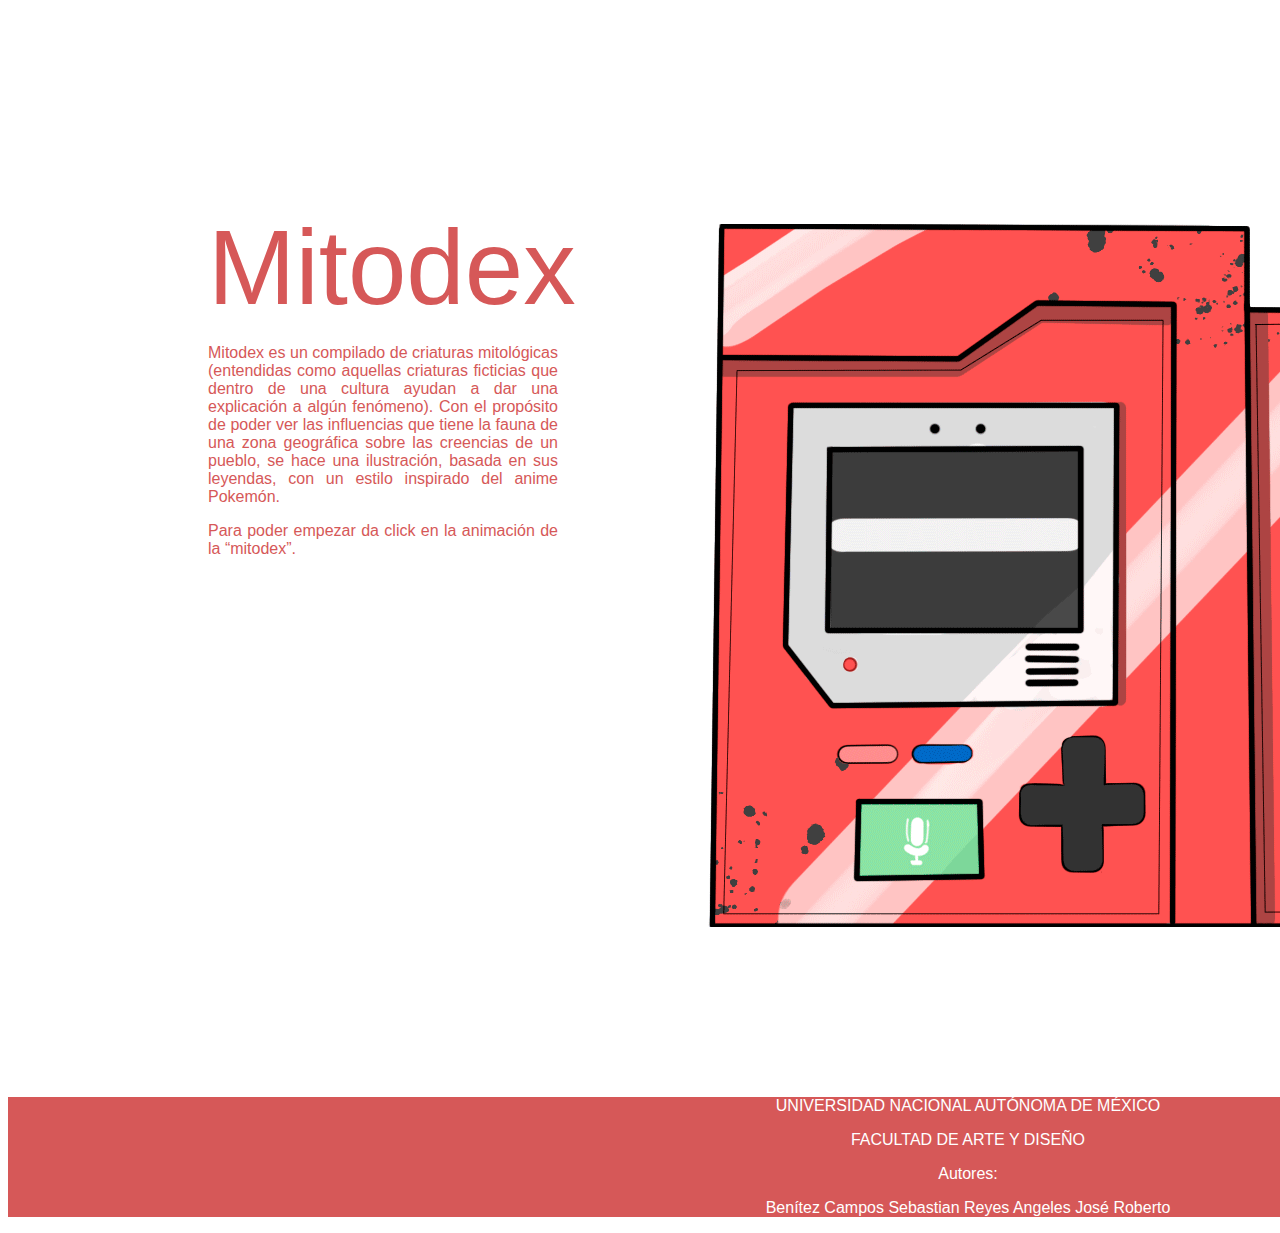
<file: index.html>
<!doctype html>
<html lang="es">
	<head>
		<meta charset="utf-8">
		<title>MITODEX</title>
		<link rel="stylesheet" href="estilos.css">
	</head>
	<body>
		
	<div class="titulo">
			Mitodex
		</div>
		<div class="texto">
			<p>Mitodex es un compilado de criaturas mitológicas (entendidas como aquellas criaturas ficticias que dentro de una cultura ayudan a dar una explicación a algún fenómeno). Con el propósito de poder ver las influencias que tiene la fauna de una zona geográfica sobre las creencias de un pueblo, se hace una ilustración, basada en sus leyendas, con un estilo inspirado del anime Pokemón. 
		  </p>
			<p>Para poder empezar da click en la animación de la “mitodex”. </p>
		</div>
		
		<div class="animacion">
				<a href="ahuitzotl.html">
				<img src="img/mitodex.gif">
				</a> 
		</div>
		
		<div class="bottom">
			<p>UNIVERSIDAD NACIONAL AUTÓNOMA DE MÉXICO</p>
			<p>FACULTAD DE ARTE Y DISEÑO</p>
			<p>Autores:</p> 
			<p>Benítez Campos Sebastian
			Reyes Angeles José Roberto</p>

		</div>
</body>	
		
</html>
</file>
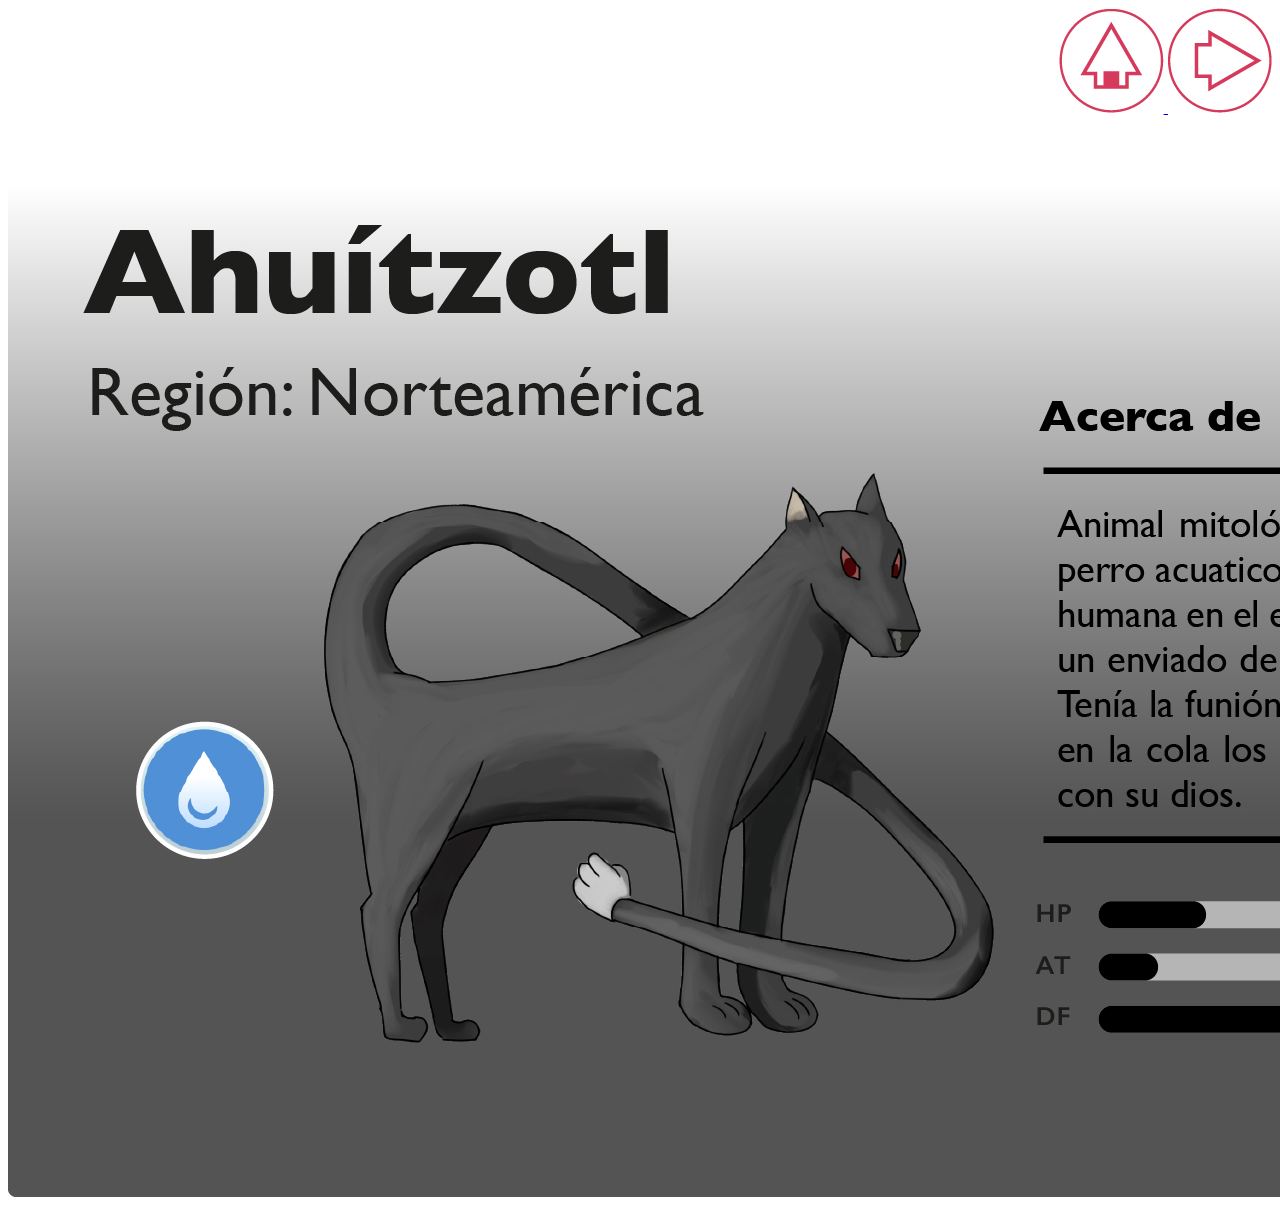
<file: ahuitzotl.html>
<!doctype html>
<html lang="es">
	<head>
		<meta charset="utf-8">
		<title>Ahuítzotl</title>
		<link rel="stylesheet" href="estilos.css">
	</head>
	<body>
		<div>
			<div class="botones">
				<a href="index.html">
				<img src="img/home-01.png">
				</a>
				<a href="amaru.html">
				<img src="img/next-02.png">
				</a> 
		    </div>
			<div>
				<nav>
		    	<img src="img/poke/zotl.jpg" width="1920" height="1080" alt=""/> </nav>
			</div>
		</div>
	</body>
</html>
</file>
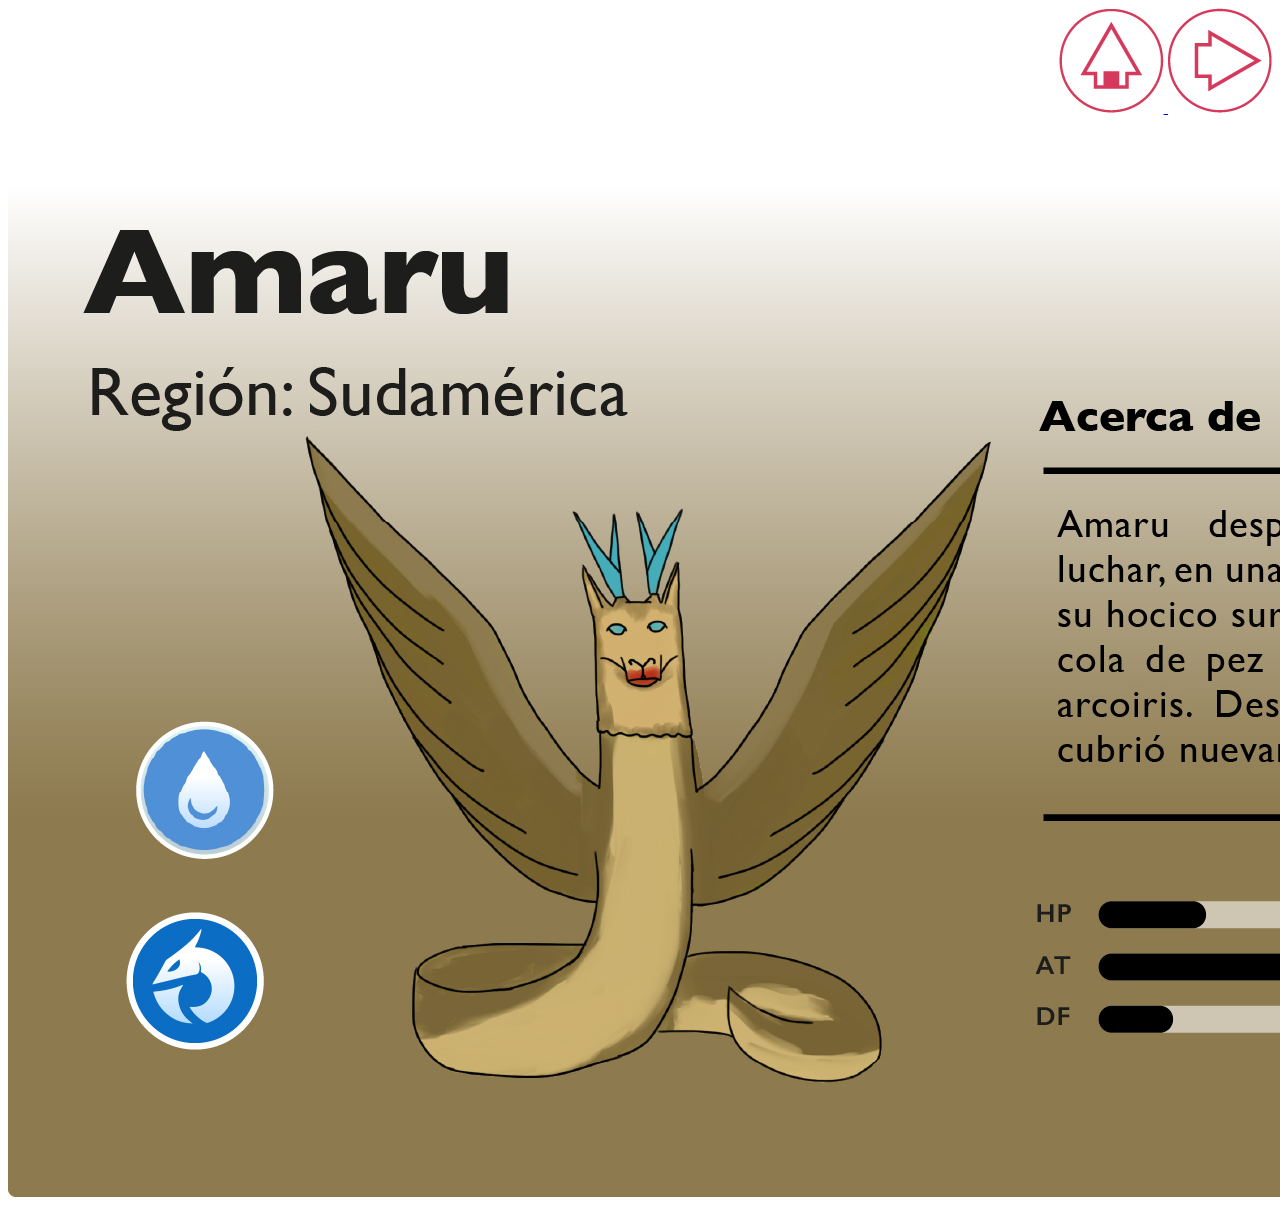
<file: amaru.html>
<!doctype html>
<html lang="es">
	<head>
		<meta charset="utf-8">
		<title>Amaru</title>
		<link rel="stylesheet" href="estilos.css">
	</head>
	<body>
		<div>
			<div class="botones">
				<a href="index.html">
				<img src="img/home-01.png">
				</a>
				<a href="atotolin.html">
				<img src="img/next-02.png">
				</a> 
		    </div>
			<div>
			
			<nav>
		    <img src="img/poke/amaru.jpg" width="1920" height="1080" alt=""/> </nav>
			
			</div>
			
	</div>
		
	</body>
</html>
</file>
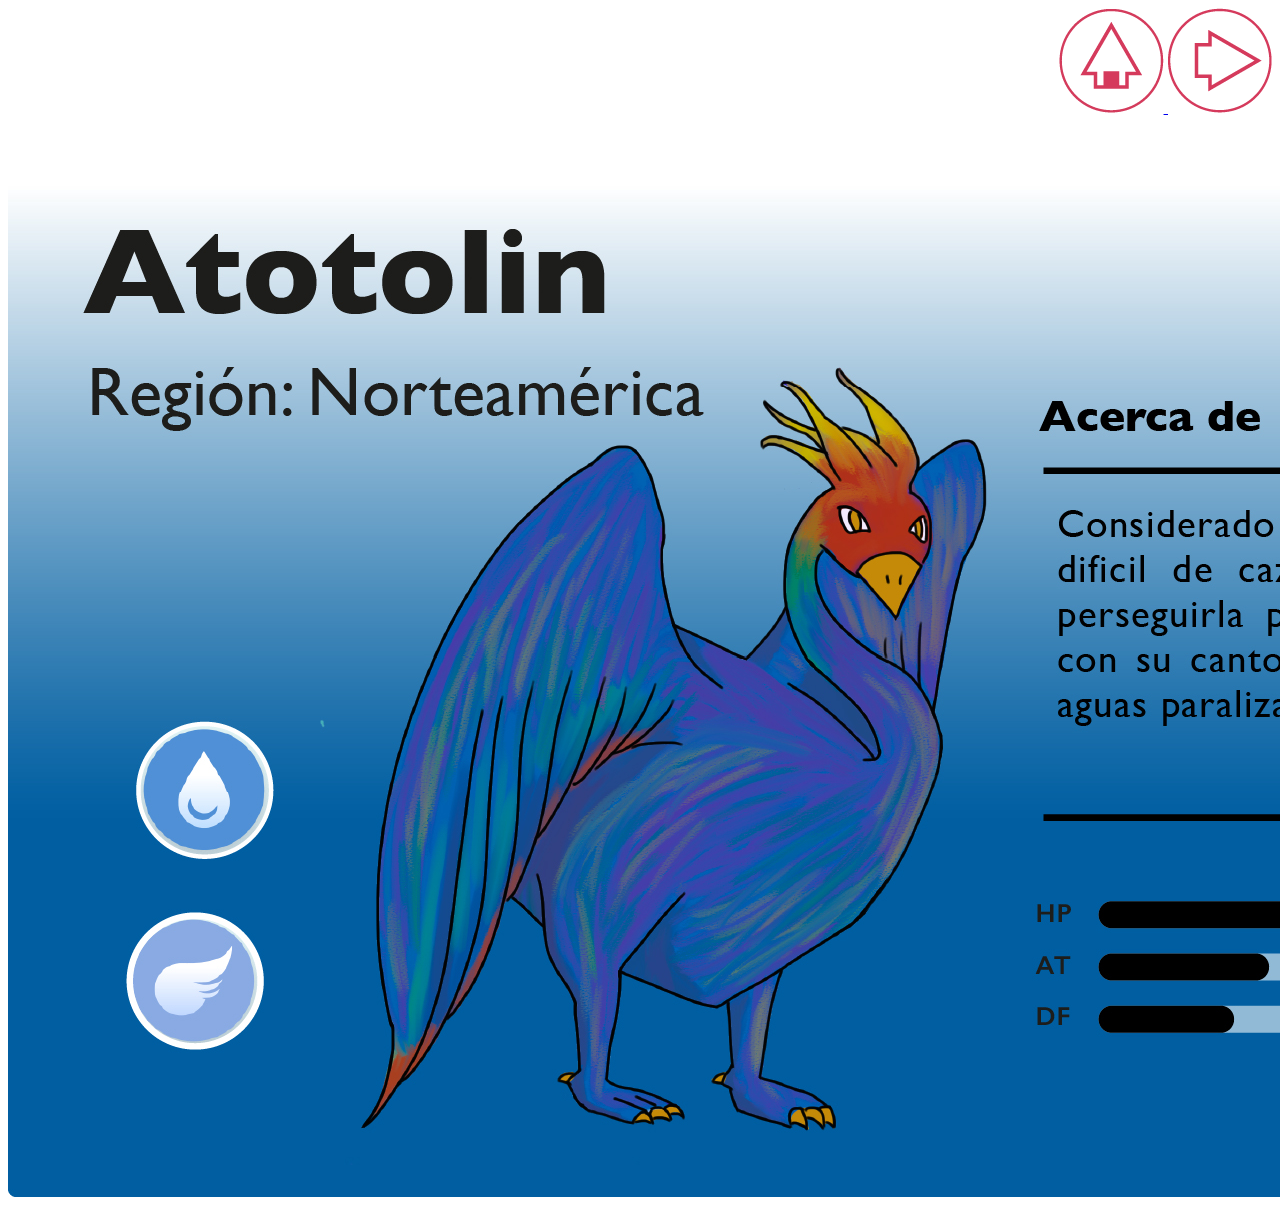
<file: atotolin.html>
<!doctype html>
<html lang="es">
	<head>
		<meta charset="utf-8">
		<title>Atotolin</title>
		<link rel="stylesheet" href="estilos.css">
	</head>
	<body>
		<div>
			<div class="botones">
				<a href="index.html">
				<img src="img/home-01.png">
				</a>
				<a href="caicaivilu.html">
				<img src="img/next-02.png">
				</a> 
		    </div>
			<div>
				<nav>
		    	<img src="img/poke/atotolin.jpg"../img/poke/atotolin.jpg"" width="1920" height="1080" alt=""/> </nav>
			</div>
		</div>
	</body>
</html>
</file>
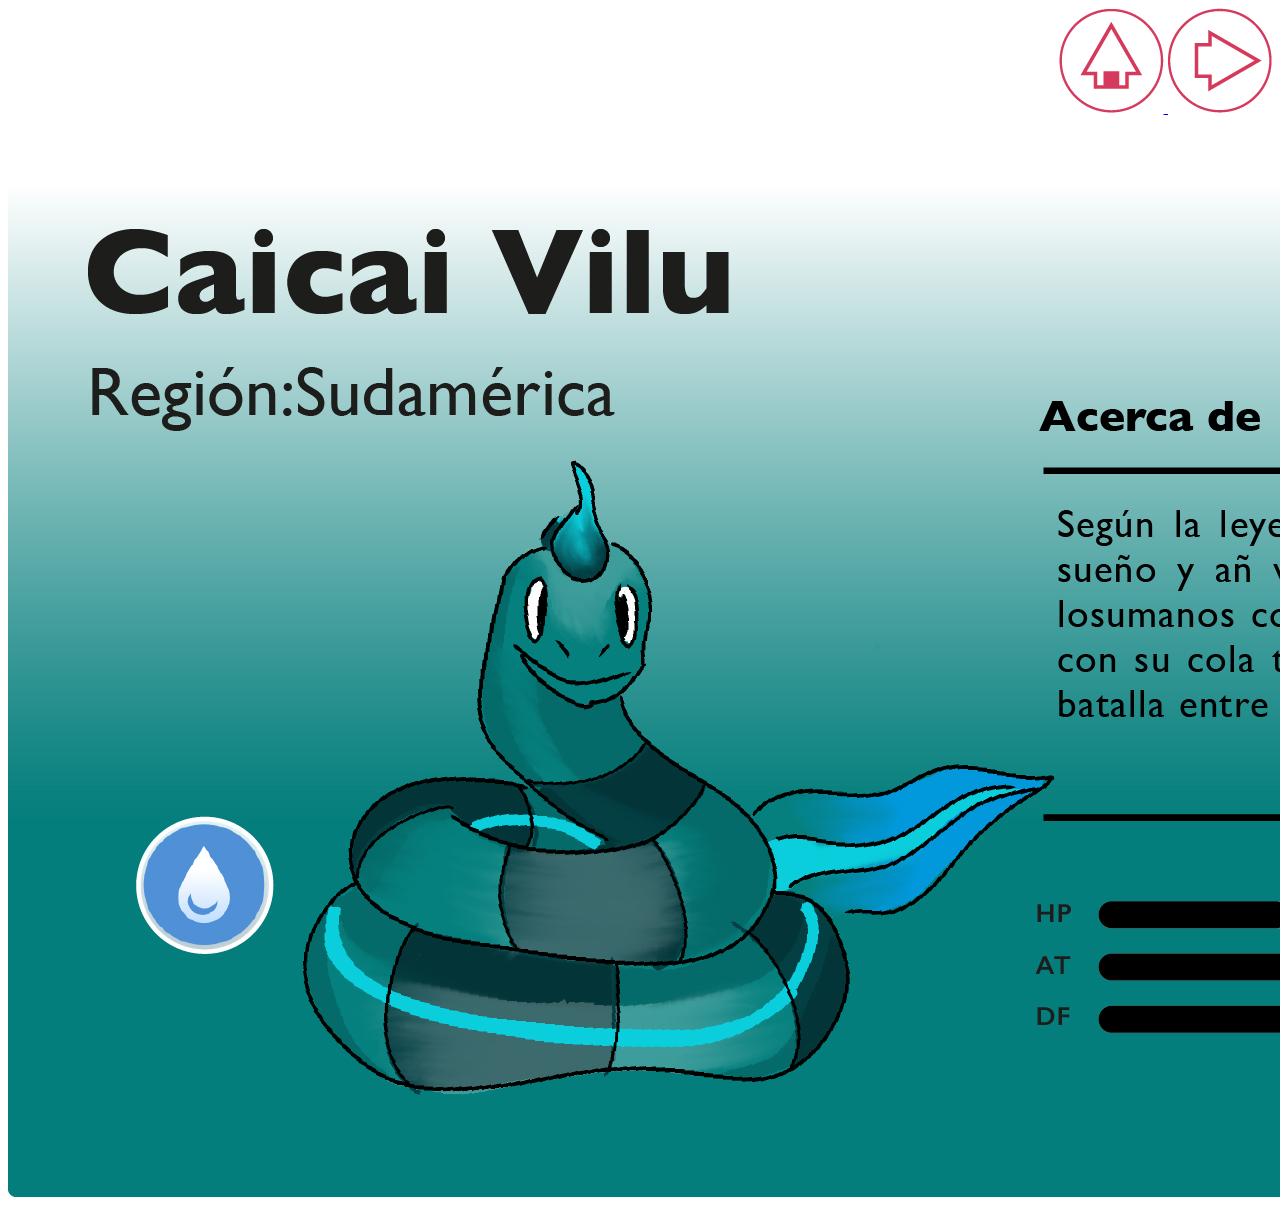
<file: caicaivilu.html>
<!doctype html>
<html lang="es">
	<head>
		<meta charset="utf-8">
		<title>Caicai Vilu</title>
		<link rel="stylesheet" href="estilos.css">
	</head>
	<body>
		<div>
			<div class="botones">
				<a href="index.html">
				<img src="img/home-01.png">
				</a>
				<a href="trentrenvilu.html">
				<img src="img/next-02.png">
				</a> 
		    </div>
			<div>
				<nav>
		    	<img src="img/poke/caicaivi.jpg" width="1920" height="1080" alt=""/> </nav>
			</div>
		</div>
	</body>
</html>
</file>
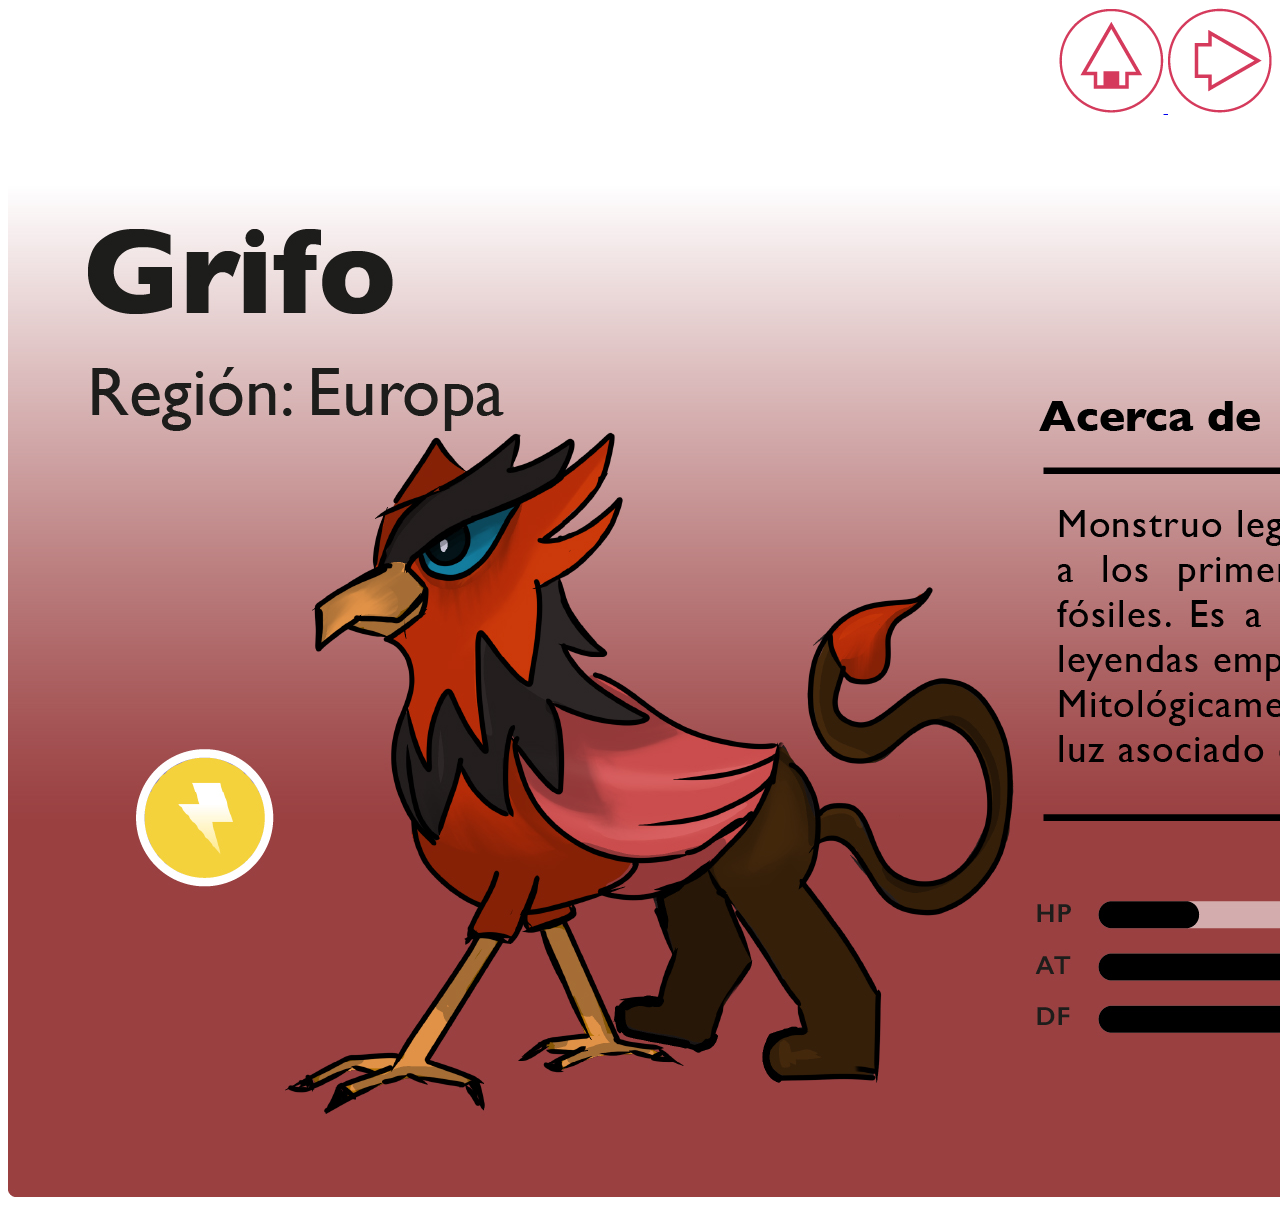
<file: grifo.html>
<!doctype html>
<html lang="es">
	<head>
		<meta charset="utf-8">
		<title>Grifo</title>
		<link rel="stylesheet" href="estilos.css">
	</head>
	<body>
		<div>
			<div class="botones">
				<a href="index.html">
				<img src="img/home-01.png">
				</a>
				<a href="nekomata.html">
				<img src="img/next-02.png">
				</a> 
		    </div>
			<div>
				<nav>
		    	<img src="img/poke/grifo.jpg" width="1920" height="1080" alt=""/> </nav>
			</div>
		</div>
	</body>
</html>
</file>
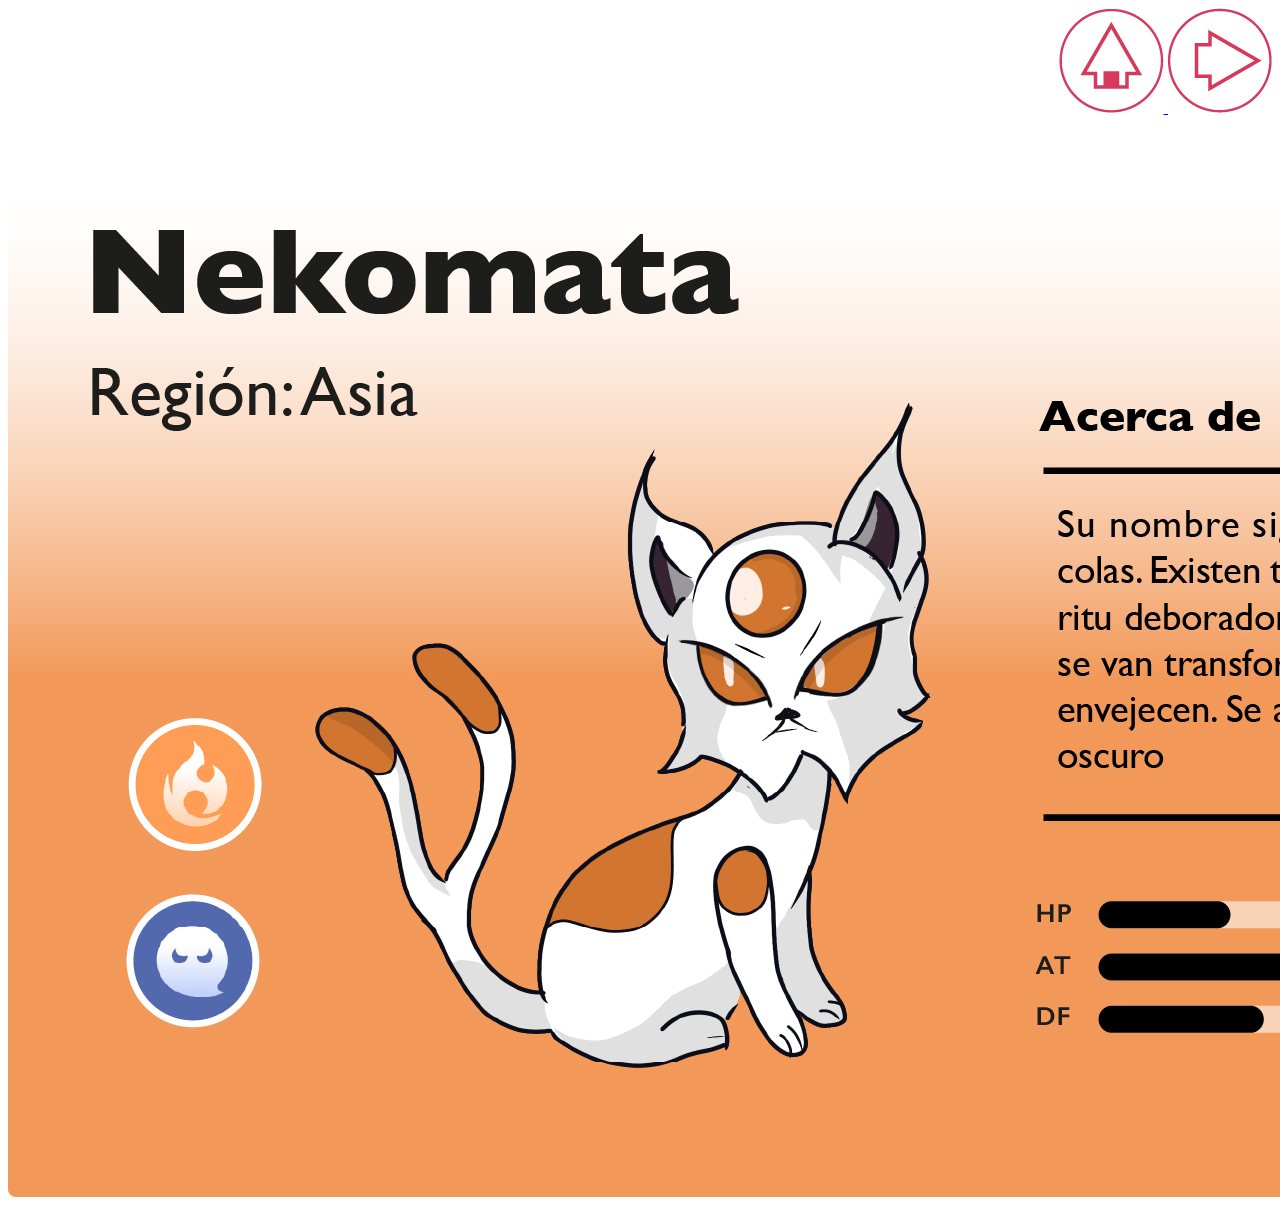
<file: nekomata.html>
<!doctype html>
<html lang="es">
	<head>
		<meta charset="utf-8">
		<title>Nekomata</title>
		<link rel="stylesheet" href="estilos.css">
	</head>
	<body>
		<div>
			<div class="botones">
				<a href="index.html">
				<img src="img/home-01.png">
				</a>
				<a href="waaychivo.html">
				<img src="img/next-02.png">
				</a> 
		    </div>
		    
			<div>
				<nav>
		    	<img src="img/poke/Mesa de trabajo 1100.jpg" width="1920" height="1080" alt=""/> </nav>
			</div>
		</div>
	</body>
</html>
</file>
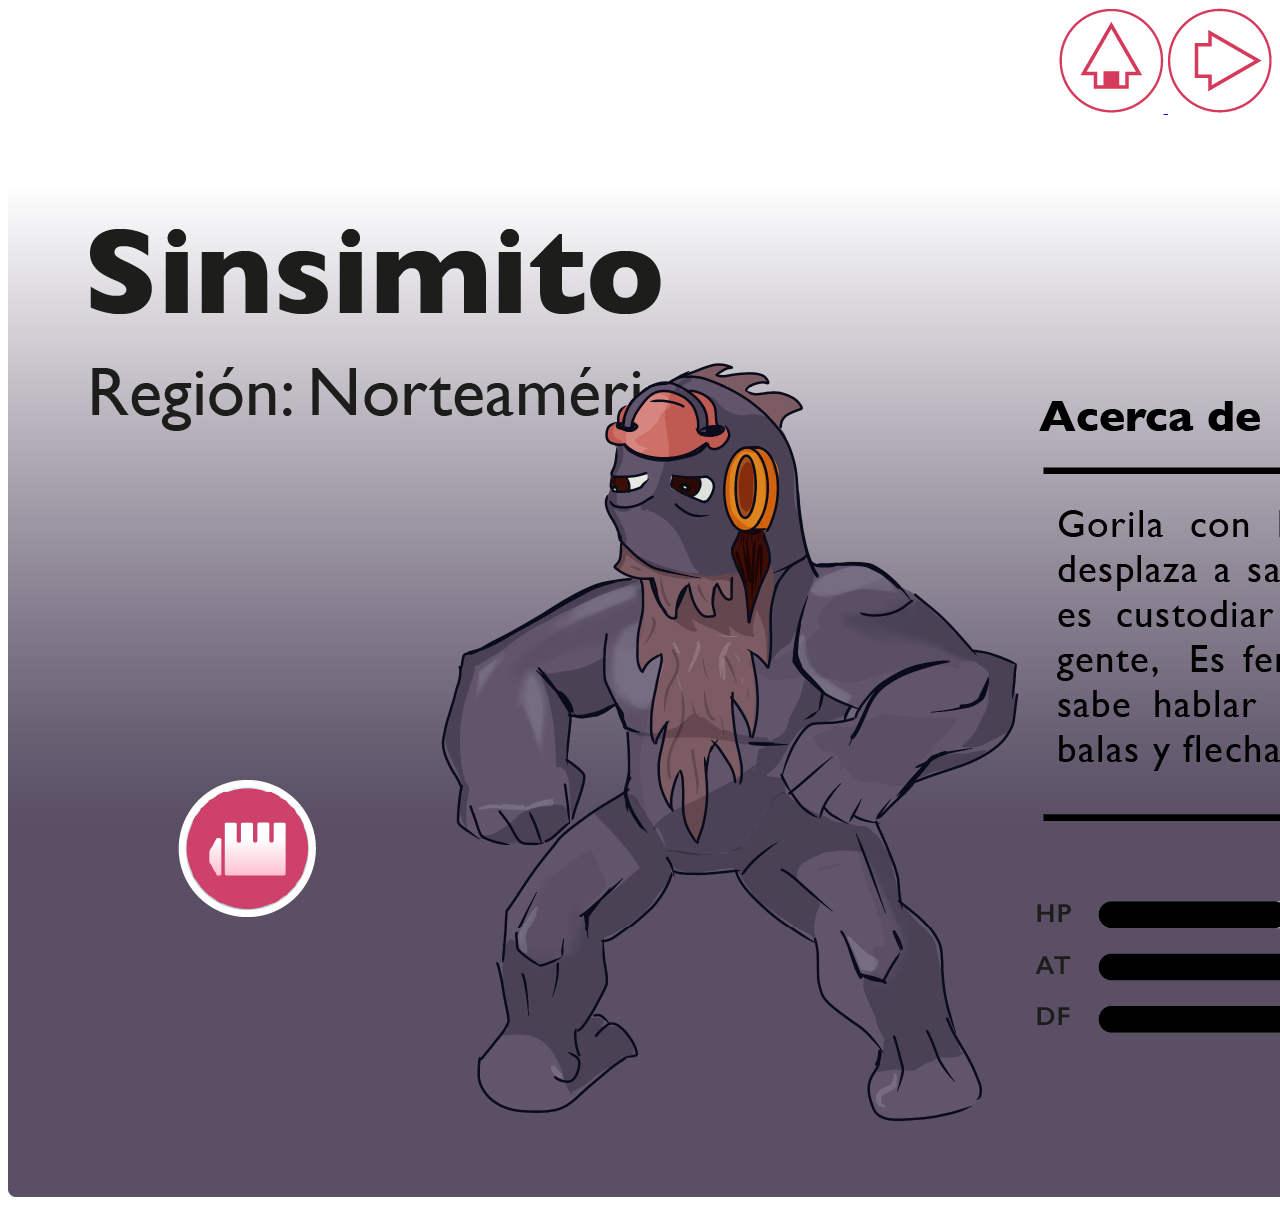
<file: sinsimito.html>
<!doctype html>
<html lang="es">
	<head>
		<meta charset="utf-8">
		<title>Sinsimito</title>
		<link rel="stylesheet" href="estilos.css">
	</head>
	<body>
		<div>
			<div class="botones">
				<a href="index.html">
				<img src="img/home-01.png">
				</a>
				<a href="ahuitzotl.html">
				<img src="img/next-02.png">
				</a> 
		    </div>
			<div>
			
			<nav>
		    <img src="img/poke/mito.jpg"width="1920" height="1080" alt=""/> </nav>
			
			</div>
			
	</div>
		
	</body>
</html>
</file>
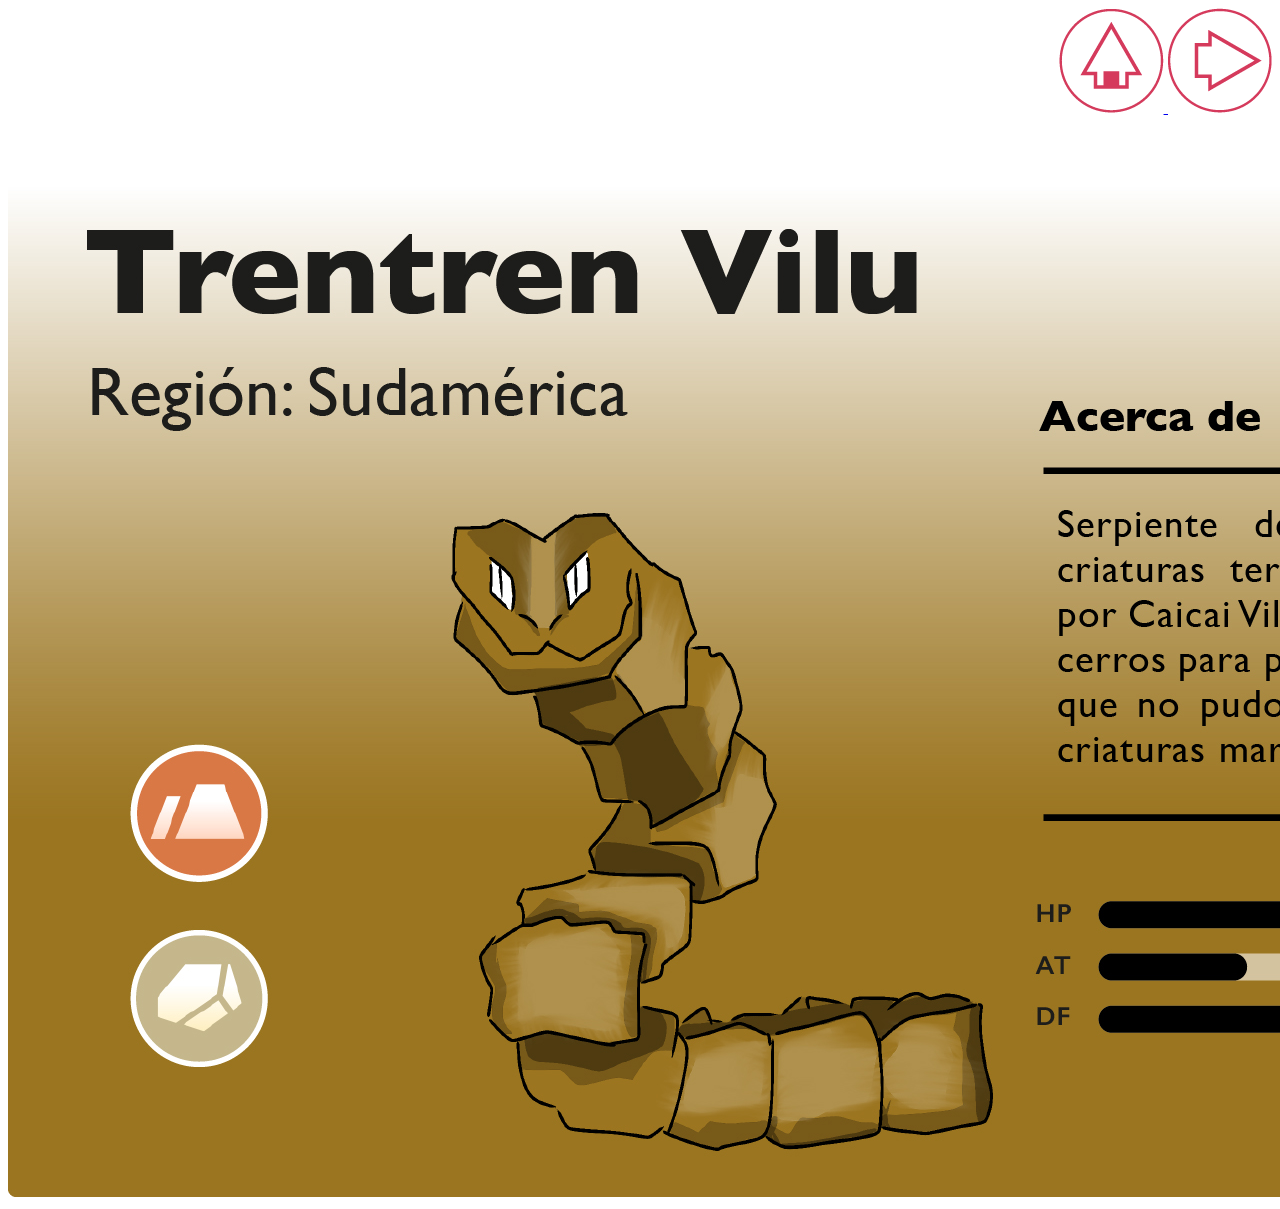
<file: trentrenvilu.html>
<!doctype html>
<html lang="es">
	<head>
		<meta charset="utf-8">
		<title>Trentren Vilu</title>
		<link rel="stylesheet" href="estilos.css">
	</head>
	<body>
		<div>
			<div class="botones">
				<a href="index.html">
				<img src="img/home-01.png">
				</a>
				<a href="grifo.html">
				<img src="img/next-02.png">
				</a> 
		    </div>
			<div>
				<nav>
		    	<img src="img/poke/trentren.jpg"../img/poke/trentren.jpg"" width="1920" height="1080" alt=""/> </nav>
			</div>
		</div>
	</body>
</html>
</file>
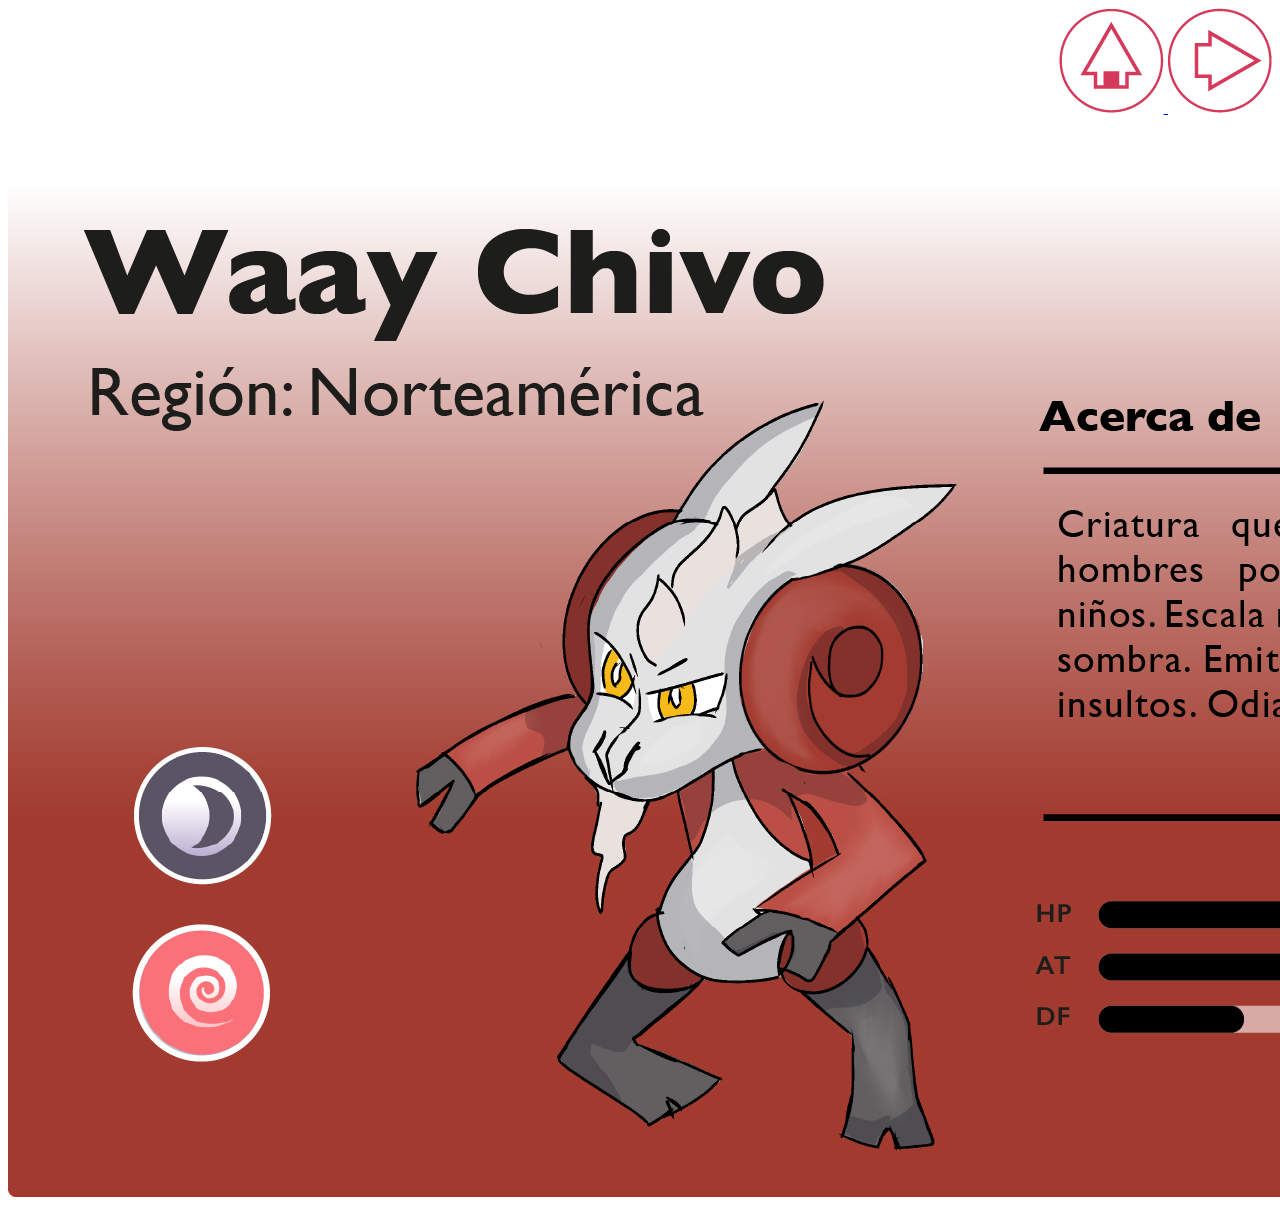
<file: waaychivo.html>
<!doctype html>
<html lang="es">
	<head>
		<meta charset="utf-8">
		<title>Waay Chivo</title>
		<link rel="stylesheet" href="estilos.css">
	</head>
	<body>
		<div>
			<div class="botones">
				<a href="index.html">
				<img src="img/home-01.png">
				</a>
				<a href="waaypoop.html">
				<img src="img/next-02.png">
				</a> 
		    </div>
			<div>
				<nav>
		    	<img src="img/poke/waaychivo.jpg" width="1920" height="1080" alt=""/> </nav>
			</div>
		</div>
	</body>
</html>
</file>
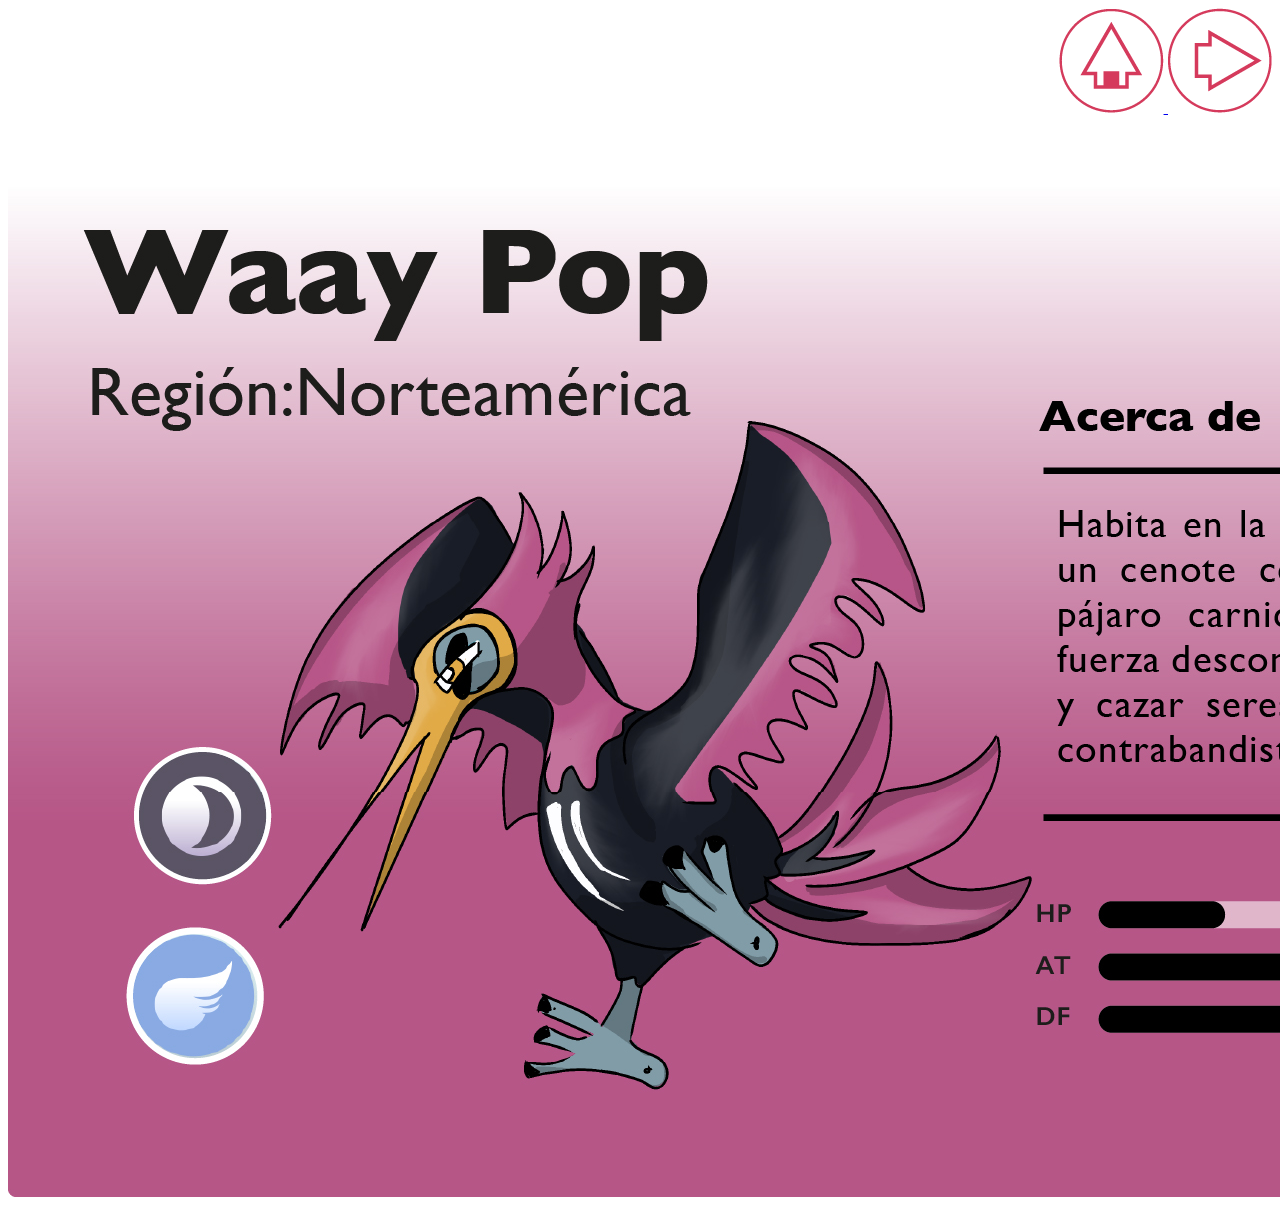
<file: waaypoop.html>
<!doctype html>
<html lang="es">
	<head>
		<meta charset="utf-8">
		<title>Waay Poop</title>
		<link rel="stylesheet" href="estilos.css">
	</head>
	<body>
		<div> 
			<div class="botones">
				<a href="index.html">
				<img src="img/home-01.png">
				</a>
				<a href="sinsimito.html">
				<img src="img/next-02.png">
				</a> 
		    </div>
			<div>
				<nav>
		    	<img src="img/poke/Waay.jpg" width="1920" height="1080" alt=""/> </nav>
			</div>
		</div>
	</body>
</html>
</file>
<file: estilos.css>
@charset "utf-8";
/* CSS Document */

body {
    background-color: white;
    font-family: Impact, Haettenschweiler, "Franklin Gothic Bold", "Arial Black", sans-serif;
}


.titulo{
	width: 350px;
	color: #d65858;
	font-size: 105px;
	position: relative;
	left: 200px;
	top: 200px;	
}

.texto{
	width: 350px;
	color: #d65858;
	text-align: justify;
	position: relative;
	left: 200px;
	top: 200px;
}

.animacion{
	position: relative;
	left: 700px;
	top: -150px;
}

.botones{
	text-align: right;
}

.bottom{
	width: 1920px;
	background-color: #d65858;
	color: white;
	text-align: center;
}
</file>
